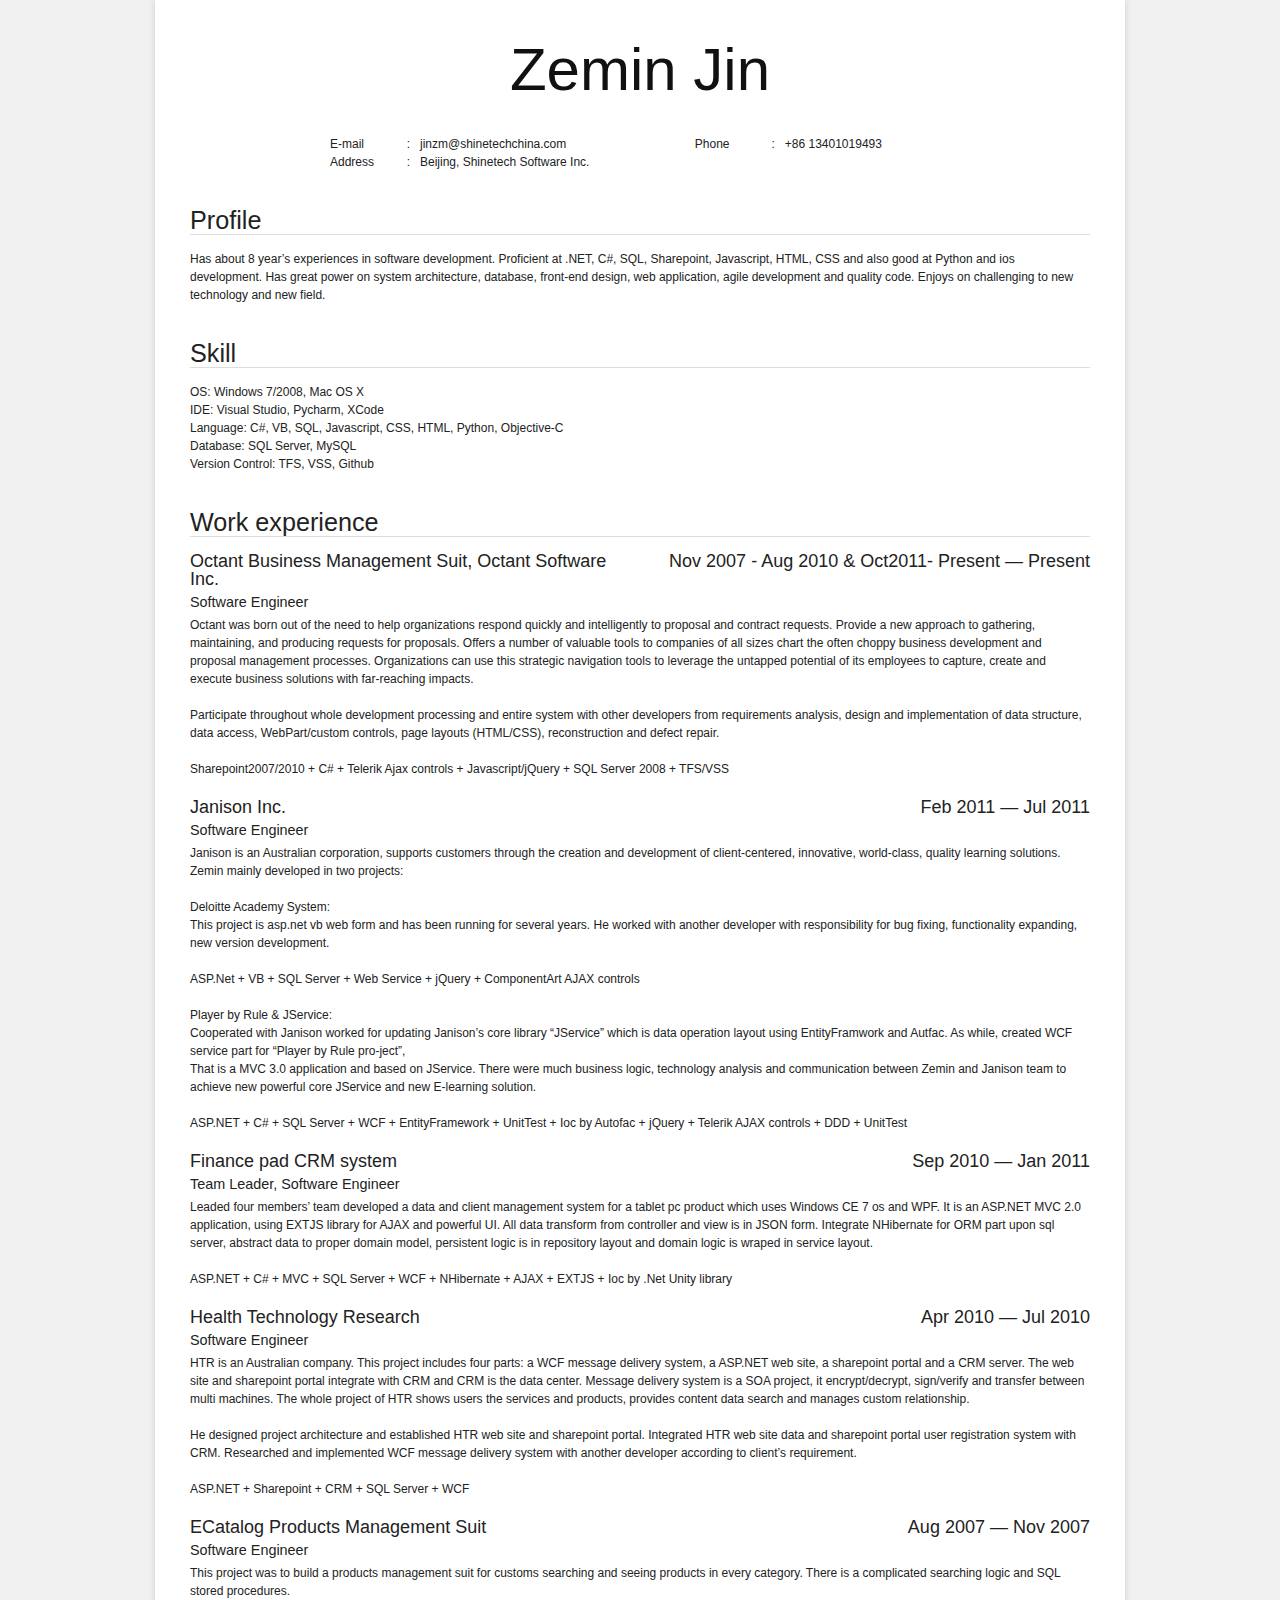
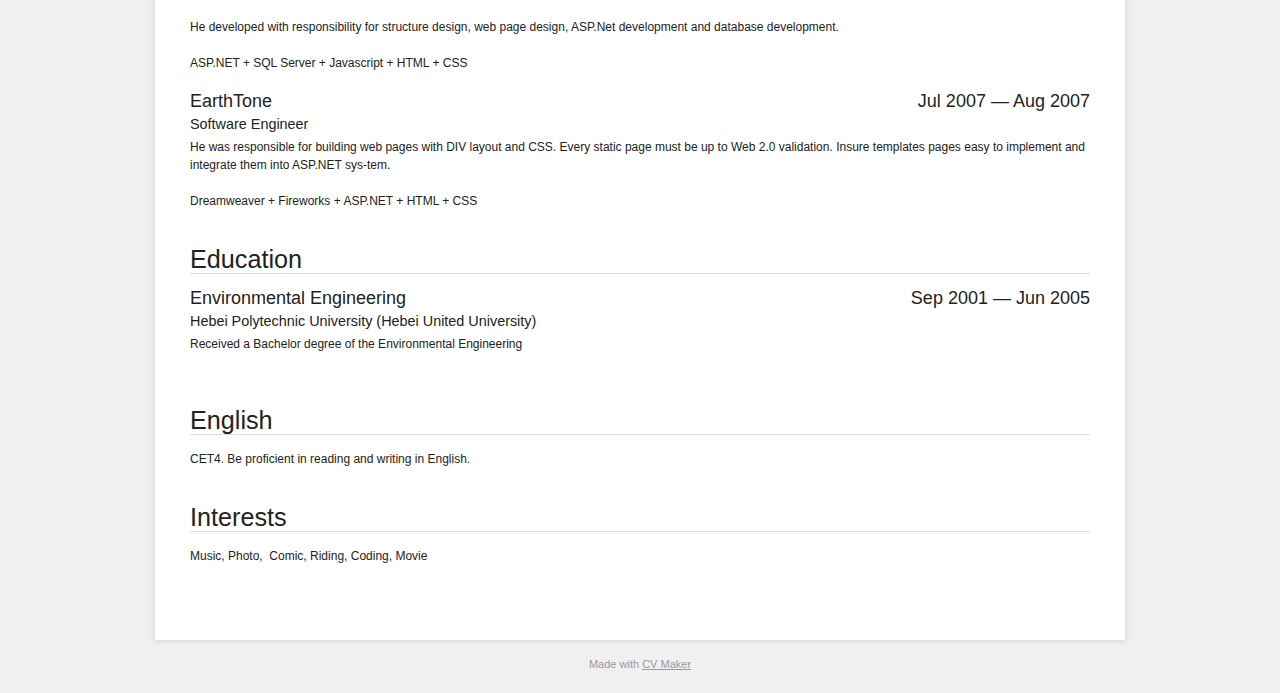
<file: CV.html>
<!DOCTYPE html>
<html>
<head>
	<title>Sample CV</title>
	<meta http-equiv="Content-Type" content="text/html; charset=utf-8" />
	<meta http-equiv="Generator" content="CV Maker - https://cvmkr.com/" />
	<style type="text/css">
		body {
			background: #f0f0f0;
			margin: 0;
			padding: 0;
			
			font-family: 'Helvetica Neue', Helvetica, Arial;
			line-height: 18px;
			font-size: 12px;
			
			color: #222;
		}
		h1, h2, h3, h4 {
			margin: 0 0 15px 0;
			padding: 0;
			font-weight: normal;
		}
		h1 {
			font-size: 500%;
		}
		h2 {
			font-size: 210%;
		}
		h3 {
			font-size: 150%;
		}
		
		p {
			margin: 0 0 10px 0;
		}
		
		/* ________________________________________________________ */
		
		.clear {
			clear: both;
		}

		#main {
			background: #fff;
			width: 900px;
			padding: 35px;
			margin: 0 auto 15px auto;
			overflow: hidden;
			
			box-shadow: 0 0 6px #ccc;
		}
		
		#title {
			margin: 0px 0 30px 0;
			line-height: 70px;
			text-align: center;
			color: #111;
		}
		
		#credit {
			margin-bottom: 20px;
			font-size: 11px;
			color: #999;
			text-align: center;
		}
			#credit a {
				color: #999;
			}
		
		p label {
			float: left;
			width: 80px;
			margin-right: 10px;
		}
			p label span.colon {
				float: right;
			}
		p span.value {
			float: left;
			width: 70%;
			display: block;
		}
		
		.section {
			margin-bottom: 40px;
			padding-bttom: 20px;
		}
		
		.item {
			margin: 0 0 20px 0;
		}

		.basic-info {
			padding: 0px 0 0px 140px;
			
		}
		.basic-info p {
			float: left;
			width: 48%;
			margin: 0 0 0px 0;
		}
		.basic-info p.full {
			width: 100%;
			float: none;
		}
			.basic-info .r {
				float: right;
			}

		/* education _____________________________ */
		
		.section .title {
			border-bottom: 1px solid #ddd;
			padding-bottom: 5px;
		}
		.section span {
			display: block;
		}
		.section h3 span.l, .section span.r {
			width: 49%;
			float: left;
		}
			.section span.r {
				float: right;
				text-align: right;
			}
			.section-education .school,
			.section-work .job_title {
				font-size: 120%;
				display: block;
				margin: 5px 0 5px 0;
			}

		/* ___ photo ___ */
		#photo {
			width: 160px;
			height: 200px;
			overflow: hidden;
			float: left;
			margin-top: 12px;
			border-radius: 4px;
		}
		#photo img {
			width: 100%;
			height: auto;
		}

		.header.photo {
			margin-left: 190px;
		}
		.header.photo #title {
			text-align: left;
		}
		.header.photo .basic-info {
			float: none;
			padding: 0;
		}

		@media screen and (max-width: 950px) {
			body {
				background: #fff;
			}
			#main {
				box-shadow: none;
				padding: 0;
				padding: 5px;
			}
		}
	</style>
</head>
<body>

<div id="main">
	
	<h1 id="title">Zemin Jin</h1>
	<div class="basic-info section">
					<p class="email"><label>E-mail<span class="colon">:</span></label> <span class="value">jinzm@shinetechchina.com</span></p>
		
		
					<p class="phone"><label>Phone<span class="colon">:</span></label> <span class="value">+86 13401019493</span></p>
		
					<p class="address full"><label>Address<span class="colon">:</span></label>
				<span class="value">
					Beijing, Shinetech Software Inc.				</span>
			</p>
				<div class="clear"> </div>
	</div><!-- basic-info //-->

	
		
			<div class="section section-qualifications">
			<h2 class="title">Profile</h2>
			<div class="set">
						<div class="item">
							<span class="info">Has about 8 year’s experiences in software development. Proficient at .NET, C#, SQL, Sharepoint, Javascript, HTML, CSS and also good at Python and ios development. Has great power on system architecture, database, front-end design, web application, agile development and quality code. Enjoys on challenging to new technology and new field.</span>
						</div>
					</div>
		</div>
			<div class="section section-references">
			<h2 class="title">Skill</h2>
			<div class="set">
						<div class="item">
							<span class="info">OS: Windows 7/2008, Mac OS X<br />IDE: Visual Studio, Pycharm, XCode<br />Language: C#, VB, SQL, Javascript, CSS, HTML, Python, Objective-C<br />Database: SQL Server, MySQL<br />Version Control: TFS, VSS, Github<br /></span>
						</div>
					</div>
		</div>
			<div class="section section-work">
			<h2 class="title">Work experience</h2>
			<div class="set">
							<div class="item">
								<h3><span class="company l">Octant Business Management Suit, Octant Software Inc.</span>
						<span class="date r">Nov 2007 - Aug 2010 &amp; Oct2011- Present &mdash; Present</span>
							</h3>
							<span class="clear"> </span>
							<span class="job_title">Software Engineer</span><span class="info">Octant was born out of the need to help organizations respond quickly and intelligently to proposal and contract requests. Provide a new approach to gathering, maintaining, and producing requests for proposals. Offers a number of valuable tools to companies of all sizes chart the often choppy business development and proposal management processes. Organizations can use this strategic navigation tools to leverage the untapped potential of its employees to capture, create and execute business solutions with far-reaching impacts.<br /><br />
Participate throughout whole development processing and entire system with other developers from requirements analysis, design and implementation of data structure, data access, WebPart/custom controls, page layouts (HTML/CSS), reconstruction and defect repair.<br /><br />
Sharepoint2007/2010 + C# + Telerik Ajax controls + Javascript/jQuery + SQL Server 2008 + TFS/VSS<br /></span><span class="clear"> </span>
							</div>
						
							<div class="item">
								<h3><span class="company l">Janison Inc.</span>
						<span class="date r">Feb 2011 &mdash; Jul 2011</span>
							</h3>
							<span class="clear"> </span>
							<span class="job_title">Software Engineer</span><span class="info">Janison is an Australian corporation, supports customers through the creation and development of client-centered, innovative, world-class, quality learning solutions. Zemin mainly developed in two projects: <br /><br />
Deloitte Academy System:<br />This project is asp.net vb web form and has been running for several years. He worked with another developer with responsibility for bug fixing, functionality expanding, new version development. <br /><br />
ASP.Net + VB + SQL Server + Web Service + jQuery + ComponentArt AJAX controls<br /><br />
Player by Rule &amp; JService:<br />Cooperated with Janison worked for updating Janison’s core library “JService” which is data operation layout using EntityFramwork and Autfac. As while, created WCF service part for “Player by Rule pro-ject”,<br />That is a MVC 3.0 application and based on JService. There were much business logic, technology analysis and communication between Zemin and Janison team to achieve new powerful core JService and new E-learning solution.<br /><br />
ASP.NET + C# + SQL Server + WCF + EntityFramework + UnitTest + Ioc by Autofac + jQuery + Telerik AJAX controls + DDD + UnitTest<br /></span><span class="clear"> </span>
							</div>
						
							<div class="item">
								<h3><span class="company l">Finance pad CRM system</span>
						<span class="date r">Sep 2010 &mdash; Jan 2011</span>
							</h3>
							<span class="clear"> </span>
							<span class="job_title">Team Leader, Software Engineer</span><span class="info">Leaded four members’ team developed a data and client management system for a tablet pc product which uses Windows CE 7 os and WPF. It is an ASP.NET MVC 2.0 application, using EXTJS library for AJAX and powerful UI. All data transform from controller and view is in JSON form. Integrate NHibernate for ORM part upon sql server, abstract data to proper domain model, persistent logic is in repository layout and domain logic is wraped in service layout. <br /><br />
ASP.NET + C# + MVC + SQL Server + WCF + NHibernate + AJAX + EXTJS + Ioc by .Net Unity library<br /></span><span class="clear"> </span>
							</div>
						
							<div class="item">
								<h3><span class="company l">Health Technology Research</span>
						<span class="date r">Apr 2010 &mdash; Jul 2010</span>
							</h3>
							<span class="clear"> </span>
							<span class="job_title">Software Engineer</span><span class="info">HTR is an Australian company. This project includes four parts: a WCF message delivery system, a ASP.NET web site, a sharepoint portal and a CRM server. The web site and sharepoint portal integrate with CRM and CRM is the data center. Message delivery system is a SOA project, it encrypt/decrypt, sign/verify and transfer between multi machines. The whole project of HTR shows users the services and products, provides content data search and manages custom relationship.<br /><br />
He designed project architecture and established HTR web site and sharepoint portal. Integrated HTR web site data and sharepoint portal user registration system with CRM. Researched and implemented WCF message delivery system with another developer according to client’s requirement.<br /><br />
ASP.NET + Sharepoint + CRM + SQL Server + WCF<br /></span><span class="clear"> </span>
							</div>
						
							<div class="item">
								<h3><span class="company l">ECatalog Products Management Suit</span>
						<span class="date r">Aug 2007 &mdash; Nov 2007</span>
							</h3>
							<span class="clear"> </span>
							<span class="job_title">Software Engineer</span><span class="info">This project was to build a products management suit for customs searching and seeing products in every category. There is a complicated searching logic and SQL stored procedures. <br /><br />
He developed with responsibility for structure design, web page design, ASP.Net development and database development.<br /><br />
ASP.NET + SQL Server + Javascript + HTML + CSS<br /></span><span class="clear"> </span>
							</div>
						
							<div class="item">
								<h3><span class="company l">EarthTone</span>
						<span class="date r">Jul 2007 &mdash; Aug 2007</span>
							</h3>
							<span class="clear"> </span>
							<span class="job_title">Software Engineer</span><span class="info">He was responsible for building web pages with DIV layout and CSS. Every static page must be up to Web 2.0 validation. Insure templates pages easy to implement and integrate them into ASP.NET sys-tem.<br /><br />
Dreamweaver + Fireworks + ASP.NET + HTML + CSS<br /></span><span class="clear"> </span>
							</div>
						</div>
		</div>
			<div class="section section-education">
			<h2 class="title">Education</h2>
			<div class="set">
						<div class="item">
							<h3><span class="course l">Environmental Engineering</span>
						<span class="date r">Sep 2001 &mdash; Jun 2005</span>
							</h3>
							<span class="clear"> </span>
							<span class="school">Hebei Polytechnic University (Hebei United University)</span><span class="info">Received a Bachelor degree of the Environmental Engineering<br /><br /></span><span class="clear"> </span>
						</div>
						</div>
		</div>
			<div class="section section-1371882874025">
			<h2 class="title">English</h2>
			<div class="set">
						<div class="item">
							<span class="info">CET4. Be proficient in reading and writing in English.</span>
						</div>
					</div>
		</div>
			<div class="section section-interests">
			<h2 class="title">Interests</h2>
			<div class="set">
						<div class="item">
							<span class="info">Music, Photo,  Comic, Riding, Coding, Movie</span>
						</div>
					</div>
		</div>
		
</div>
	<div id="credit">Made with <a href="https://cvmkr.com/">CV Maker</a></div>

</body>
</html>
</file>
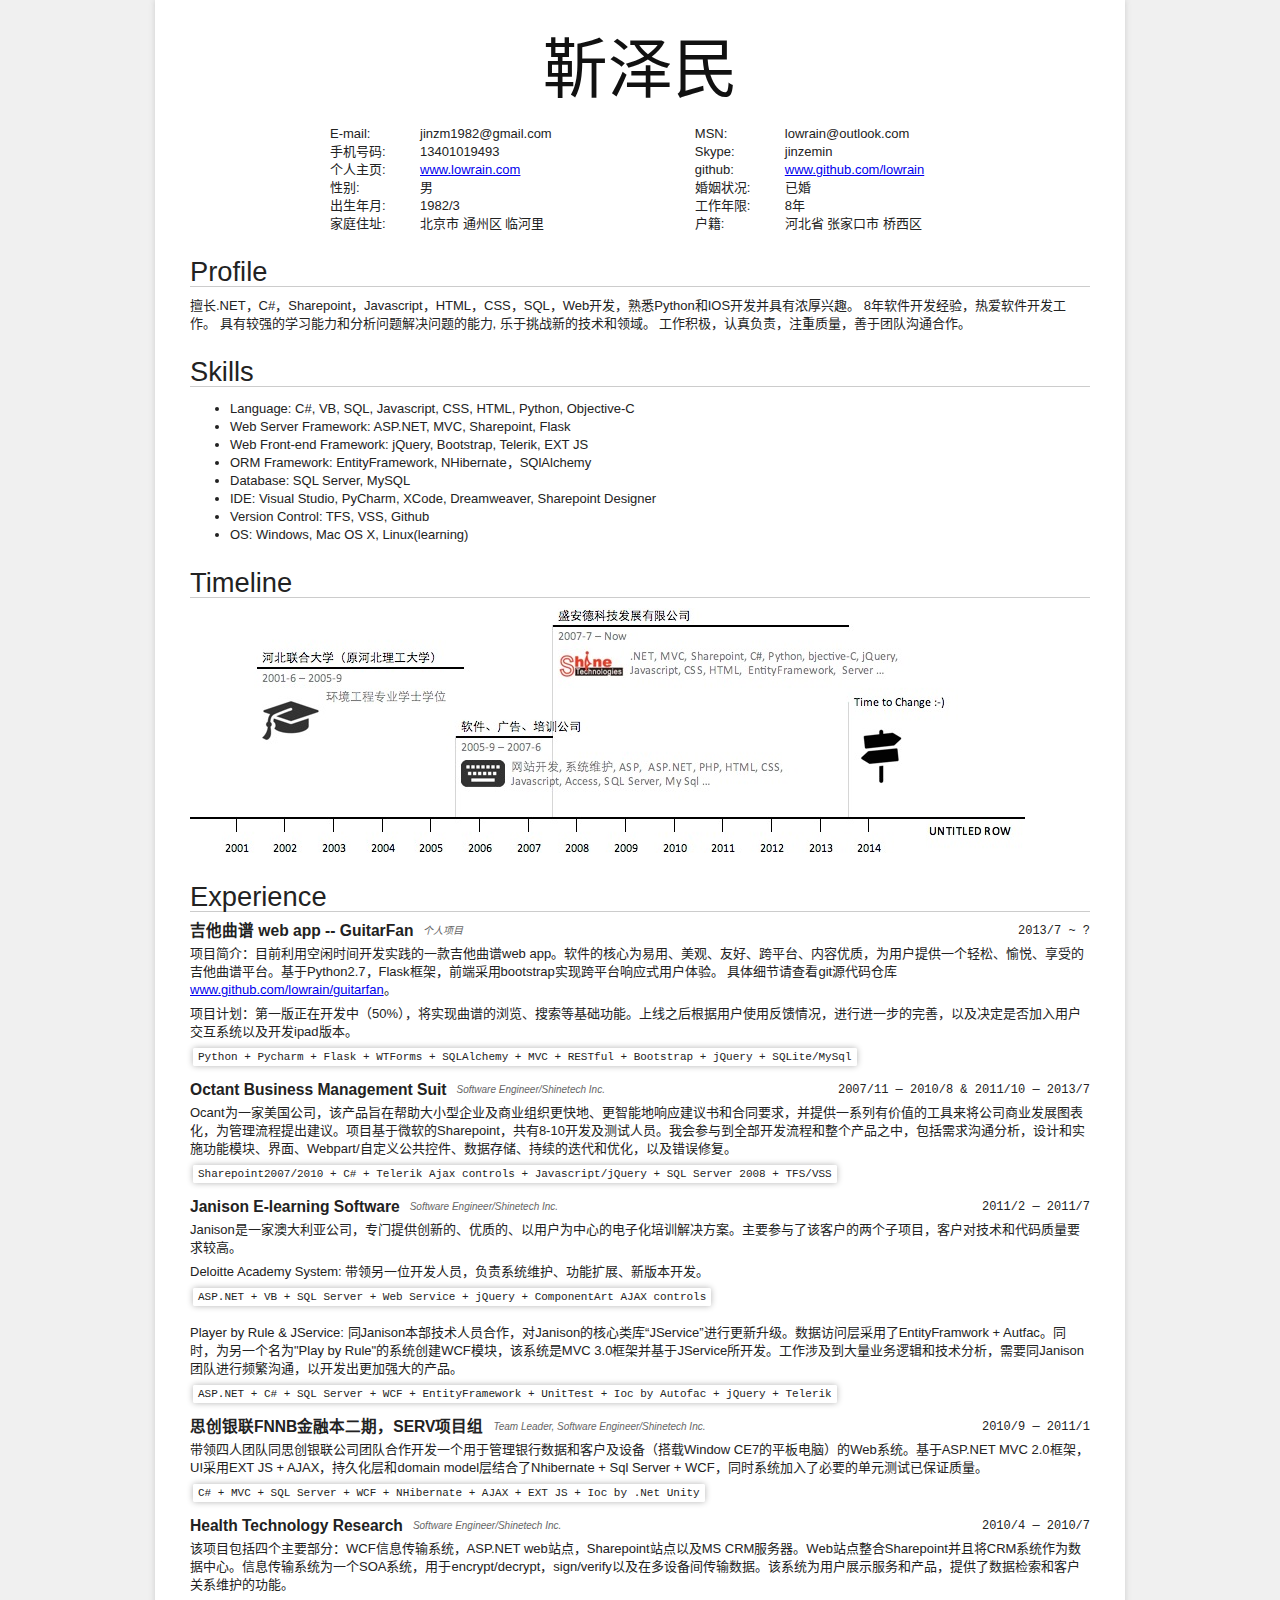
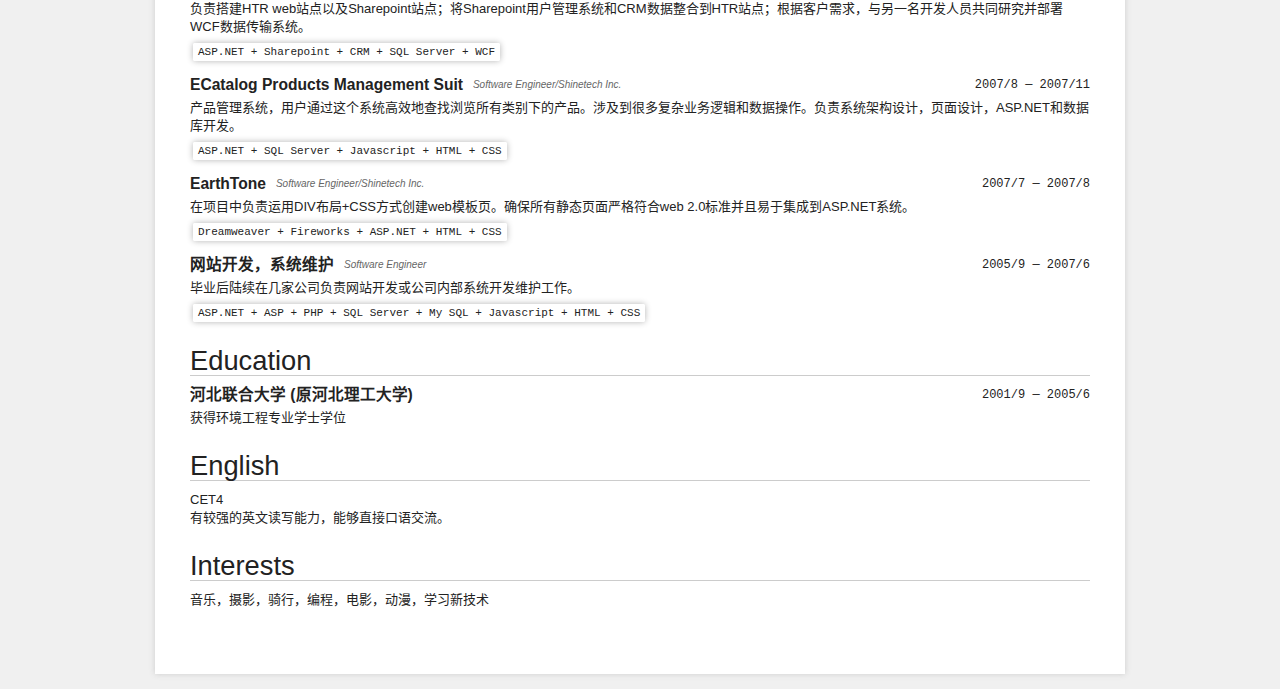
<file: cv_cn.html>
<!DOCTYPE html>
<html>
<head>
    <meta http-equiv="Content-Type" content="text/html; charset=UTF-8" />
    <meta http-equiv="Content-Language" content="zh-CN" />
    <meta name="description" content="靳泽民, Jin Zemin, Zemin Jin, resume, CV, 简历">
    <meta name="keywords" content="靳泽民, Jin Zemin, Zemin Jin, resume, CV, 靳泽民，简历">
    <meta name="robots" content="all">
    <title>简历 - 靳泽民</title>
    <link href="stylesheets/cvstyle.css" rel="stylesheet" type="text/css" />
    <style type="text/css">
        body {
            font-family: Helvetica, SimHei, “黑体”;
            font-size: 13px;
        }
        @media print{
            body {
                font-size: 14px;
            }
        }
    </style>
</head>
<body>
<!--[if lte IE 7]>
<script src="http://html5shim.googlecode.com/svn/trunk/html5.js"></script>
<script src="javascripts/letskillie6.zh_CN.pack.js"></script>
<![endif]-->

<div id="main">
<h1 id="title">靳泽民</h1>
<div class="basic-info section">
    <p class="email"><label>E-mail:</label> <span class="value">jinzm1982@gmail.com</span></p>
    <p class="msn"><label>MSN:</label> <span class="value">lowrain@outlook.com</span></p>
    <p class="phone"><label>手机号码:</label> <span class="value">13401019493</span></p>
    <p class="skype"><label>Skype:</label> <span class="value">jinzemin</span></p>
    <p class="blog"><label>个人主页:</label> <span class="value"><a href="http://www.lowrain.com" target="_blank">www.lowrain.com</a></span></p>
    <p class="msn"><label>github:</label> <span class="value"><a href="https://github.com/lowrain" target="_blank">www.github.com/lowrain</a></span></p>
    <p class="gender"><label>性别:</label> <span class="value">男</span>
    <p class="marital"><label>婚姻状况:</label> <span class="value">已婚</span>
    <p class="birth"><label>出生年月:</label> <span class="value">1982/3</span>
    <p class="experience"><label>工作年限:</label> <span class="value">8年</span>
    <p class="address"><label>家庭住址:</label> <span class="value">北京市 通州区 临河里</span></p>
    <p class="census"><label>户籍:</label> <span class="value">河北省 张家口市 桥西区</span></p>
    <div class="clear"> </div>
</div>

<!-- basic-info //-->
<div class="section section-profile">
    <h2 class="title">Profile</h2>
    <div class="set">
        <div class="item">
                <span class="info">
                    擅长.NET，C#，Sharepoint，Javascript，HTML，CSS，SQL，Web开发，熟悉Python和IOS开发并具有浓厚兴趣。
                    8年软件开发经验，热爱软件开发工作。
                    具有较强的学习能力和分析问题解决问题的能力, 乐于挑战新的技术和领域。
                    工作积极，认真负责，注重质量，善于团队沟通合作。
                </span>
        </div>
    </div>
</div>

<div class="section section-skill">
    <h2 class="title">Skills</h2>
    <div class="set">
        <div class="item">
                <span class="info">
                    <ul>
                        <li>Language: C#, VB, SQL, Javascript, CSS, HTML, Python, Objective-C</li>
                        <li>Web Server Framework: ASP.NET, MVC, Sharepoint, Flask</li>
                        <li>Web Front-end Framework: jQuery, Bootstrap, Telerik, EXT JS</li>
                        <li>ORM Framework: EntityFramework, NHibernate，SQlAlchemy</li>
                        <li>Database: SQL Server, MySQL</li>
                        <li>IDE: Visual Studio, PyCharm, XCode, Dreamweaver, Sharepoint Designer</li>
                        <li>Version Control: TFS, VSS, Github</li>
                        <li>OS: Windows, Mac OS X, Linux(learning)
                    </ul>
                </span>
        </div>
    </div>
</div>

<div class="section section-timeline">
    <h2 class="title">Timeline</h2>
    <div class="set">
        <!--<div class="item">
            &lt;!&ndash;<h3>
                <span class="company l">盛安德科技发展有限公司/Shinetech Inc.</span>
                <span class="date r">2007/7 &mdash; Now</span>
            </h3>
            <span class="clear"> </span>&ndash;&gt;
        </div>

        <div class="item">
            <h3>
                <span class="company l">广告、培训、软件公司</span>
                <span class="date r">2005/9 &mdash; 2007/6</span>
            </h3>
            <span class="clear"> </span>
        </div>-->
        <img src="images/timeline_cn.png" />
    </div>
</div>

<div class="section section-work">
    <h2 class="title">Experience</h2>
    <div class="set">
        <div class="item">
            <h3>
                <span class="project l">吉他曲谱 web app -- GuitarFan</span>
                <span class="job_title l">个人项目</span>
                <span class="date r">2013/7 ~ ?</span>
            </h3>
            <span class="clear"> </span>
                <span class="info">
                    <p>项目简介：目前利用空闲时间开发实践的一款吉他曲谱web app。软件的核心为易用、美观、友好、跨平台、内容优质，为用户提供一个轻松、愉悦、享受的吉他曲谱平台。基于Python2.7，Flask框架，前端采用bootstrap实现跨平台响应式用户体验。
                        具体细节请查看git源代码仓库 <a href="https://github.com/lowrain/guitarfan" target="_blank">www.github.com/lowrain/guitarfan</a>。</p>
                    <p>项目计划：第一版正在开发中（50%），将实现曲谱的浏览、搜索等基础功能。上线之后根据用户使用反馈情况，进行进一步的完善，以及决定是否加入用户交互系统以及开发ipad版本。</p>
                    <code>Python + Pycharm + Flask + WTForms + SQLAlchemy + MVC + RESTful + Bootstrap + jQuery + SQLite/MySql</code>
                </span>
            <span class="clear"> </span>
        </div>

        <div class="item">
            <h3>
                <span class="project l">Octant Business Management Suit</span>
                <span class="job_title l">Software Engineer/Shinetech Inc.</span>
                <span class="date r">2007/11 &mdash; 2010/8 &amp; 2011/10 &mdash; 2013/7</span>
            </h3>
            <span class="clear"> </span>
                <span class="info">
                    <P>Ocant为一家美国公司，该产品旨在帮助大小型企业及商业组织更快地、更智能地响应建议书和合同要求，并提供一系列有价值的工具来将公司商业发展图表化，为管理流程提出建议。项目基于微软的Sharepoint，共有8-10开发及测试人员。我会参与到全部开发流程和整个产品之中，包括需求沟通分析，设计和实施功能模块、界面、Webpart/自定义公共控件、数据存储、持续的迭代和优化，以及错误修复。</p>
                    <code>Sharepoint2007/2010 + C# + Telerik Ajax controls + Javascript/jQuery + SQL Server 2008 + TFS/VSS</code>
                </span>
            <span class="clear"> </span>
        </div>

        <div class="item">
            <h3>
                <span class="project l">Janison E-learning Software</span>
                <span class="job_title l">Software Engineer/Shinetech Inc.</span>
                <span class="date r">2011/2 &mdash; 2011/7</span>
            </h3>
            <span class="clear"> </span>
                <span class="info">
                    <p>Janison是一家澳大利亚公司，专门提供创新的、优质的、以用户为中心的电子化培训解决方案。主要参与了该客户的两个子项目，客户对技术和代码质量要求较高。</p>
                    <p>Deloitte Academy System: 带领另一位开发人员，负责系统维护、功能扩展、新版本开发。</p>
                    <code>ASP.NET + VB + SQL Server + Web Service + jQuery + ComponentArt AJAX controls</code><br /><br />
                    <p>Player by Rule &amp; JService: 同Janison本部技术人员合作，对Janison的核心类库“JService”进行更新升级。数据访问层采用了EntityFramwork + Autfac。同时，为另一个名为"Play by Rule"的系统创建WCF模块，该系统是MVC 3.0框架并基于JService所开发。工作涉及到大量业务逻辑和技术分析，需要同Janison团队进行频繁沟通，以开发出更加强大的产品。</p>
                    <code>ASP.NET + C# + SQL Server + WCF + EntityFramework + UnitTest + Ioc by Autofac + jQuery + Telerik</code>
                </span>
            <span class="clear"> </span>
        </div>

        <div class="item">
            <h3>
                <span class="project l">思创银联FNNB金融本二期，SERV项目组</span>
                <span class="job_title l">Team Leader, Software Engineer/Shinetech Inc.</span>
                <span class="date r">2010/9 &mdash; 2011/1</span>
            </h3>
            <span class="clear"> </span>
                <span class="info">
                    <p>带领四人团队同思创银联公司团队合作开发一个用于管理银行数据和客户及设备（搭载Window CE7的平板电脑）的Web系统。基于ASP.NET MVC 2.0框架，UI采用EXT JS + AJAX，持久化层和domain model层结合了Nhibernate + Sql Server + WCF，同时系统加入了必要的单元测试已保证质量。</p>
                    <code>C# + MVC + SQL Server + WCF + NHibernate + AJAX + EXT JS + Ioc by .Net Unity</code>
                </span>
            <span class="clear"> </span>
        </div>

        <div class="item">
            <h3>
                <span class="project l">Health Technology Research</span>
                <span class="job_title l">Software Engineer/Shinetech Inc.</span>
                <span class="date r">2010/4 &mdash; 2010/7</span>
            </h3>
            <span class="clear"> </span>
                <span class="info">
                    <p>该项目包括四个主要部分：WCF信息传输系统，ASP.NET web站点，Sharepoint站点以及MS CRM服务器。Web站点整合Sharepoint并且将CRM系统作为数据中心。信息传输系统为一个SOA系统，用于encrypt/decrypt，sign/verify以及在多设备间传输数据。该系统为用户展示服务和产品，提供了数据检索和客户关系维护的功能。</P>
                    <p>负责搭建HTR web站点以及Sharepoint站点；将Sharepoint用户管理系统和CRM数据整合到HTR站点；根据客户需求，与另一名开发人员共同研究并部署WCF数据传输系统。</P>
                    <code>ASP.NET + Sharepoint + CRM + SQL Server + WCF</code>
                </span>
            <span class="clear"> </span>
        </div>

        <div class="item">
            <h3>
                <span class="project l">ECatalog Products Management Suit</span>
                <span class="job_title l">Software Engineer/Shinetech Inc.</span>
                <span class="date r">2007/8 &mdash; 2007/11</span>
            </h3>
            <span class="clear"> </span>
                <span class="info">
                    <p>产品管理系统，用户通过这个系统高效地查找浏览所有类别下的产品。涉及到很多复杂业务逻辑和数据操作。负责系统架构设计，页面设计，ASP.NET和数据库开发。</p>
                    <code>ASP.NET + SQL Server + Javascript + HTML + CSS</code>
                </span>
            <span class="clear"> </span>
        </div>

        <div class="item">
            <h3>
                <span class="project l">EarthTone</span>
                <span class="job_title l">Software Engineer/Shinetech Inc.</span>
                <span class="date r">2007/7 &mdash; 2007/8</span>
            </h3>
            <span class="clear"> </span>
                <span class="info">
                    <p>在项目中负责运用DIV布局+CSS方式创建web模板页。确保所有静态页面严格符合web 2.0标准并且易于集成到ASP.NET系统。</P>
                    <code>Dreamweaver + Fireworks + ASP.NET + HTML + CSS</code>
                </span>
            <span class="clear"> </span>
        </div>

        <div class="item">
            <h3>
                <span class="company l">网站开发，系统维护</span>
                <span class="job_title l">Software Engineer</span>
                <span class="date r">2005/9 &mdash; 2007/6</span>
            </h3>
            <span class="clear"> </span>
                <span class="info">
                    <p>毕业后陆续在几家公司负责网站开发或公司内部系统开发维护工作。</p>
                    <code>ASP.NET + ASP + PHP + SQL Server + My SQL + Javascript + HTML + CSS</code>
                </span>
            <span class="clear"> </span>
        </div>
    </div>
</div>

<div class="section section-education">
    <h2 class="title">Education</h2>
    <div class="set">
        <div class="item">
            <h3>
                <span class="school l">河北联合大学 (原河北理工大学)</span>
                <span class="date r">2001/9 &mdash; 2005/6</span>
            </h3>
            <span class="clear"> </span>
            <span class="info">获得环境工程专业学士学位</span>
            <span class="clear"> </span>
        </div>
    </div>
</div>

<div class="section section-english">
    <h2 class="title">English</h2>
    <div class="set">
        <div class="item">
            <span class="info">CET4<br />有较强的英文读写能力，能够直接口语交流。</span>
        </div>
    </div>
</div>

<div class="section section-interests">
    <h2 class="title">Interests</h2>
    <div class="set">
        <div class="item">
            <span class="info">音乐，摄影，骑行，编程，电影，动漫，学习新技术</span>
        </div>
    </div>
</div>
</div>
</body>
</html>
</file>
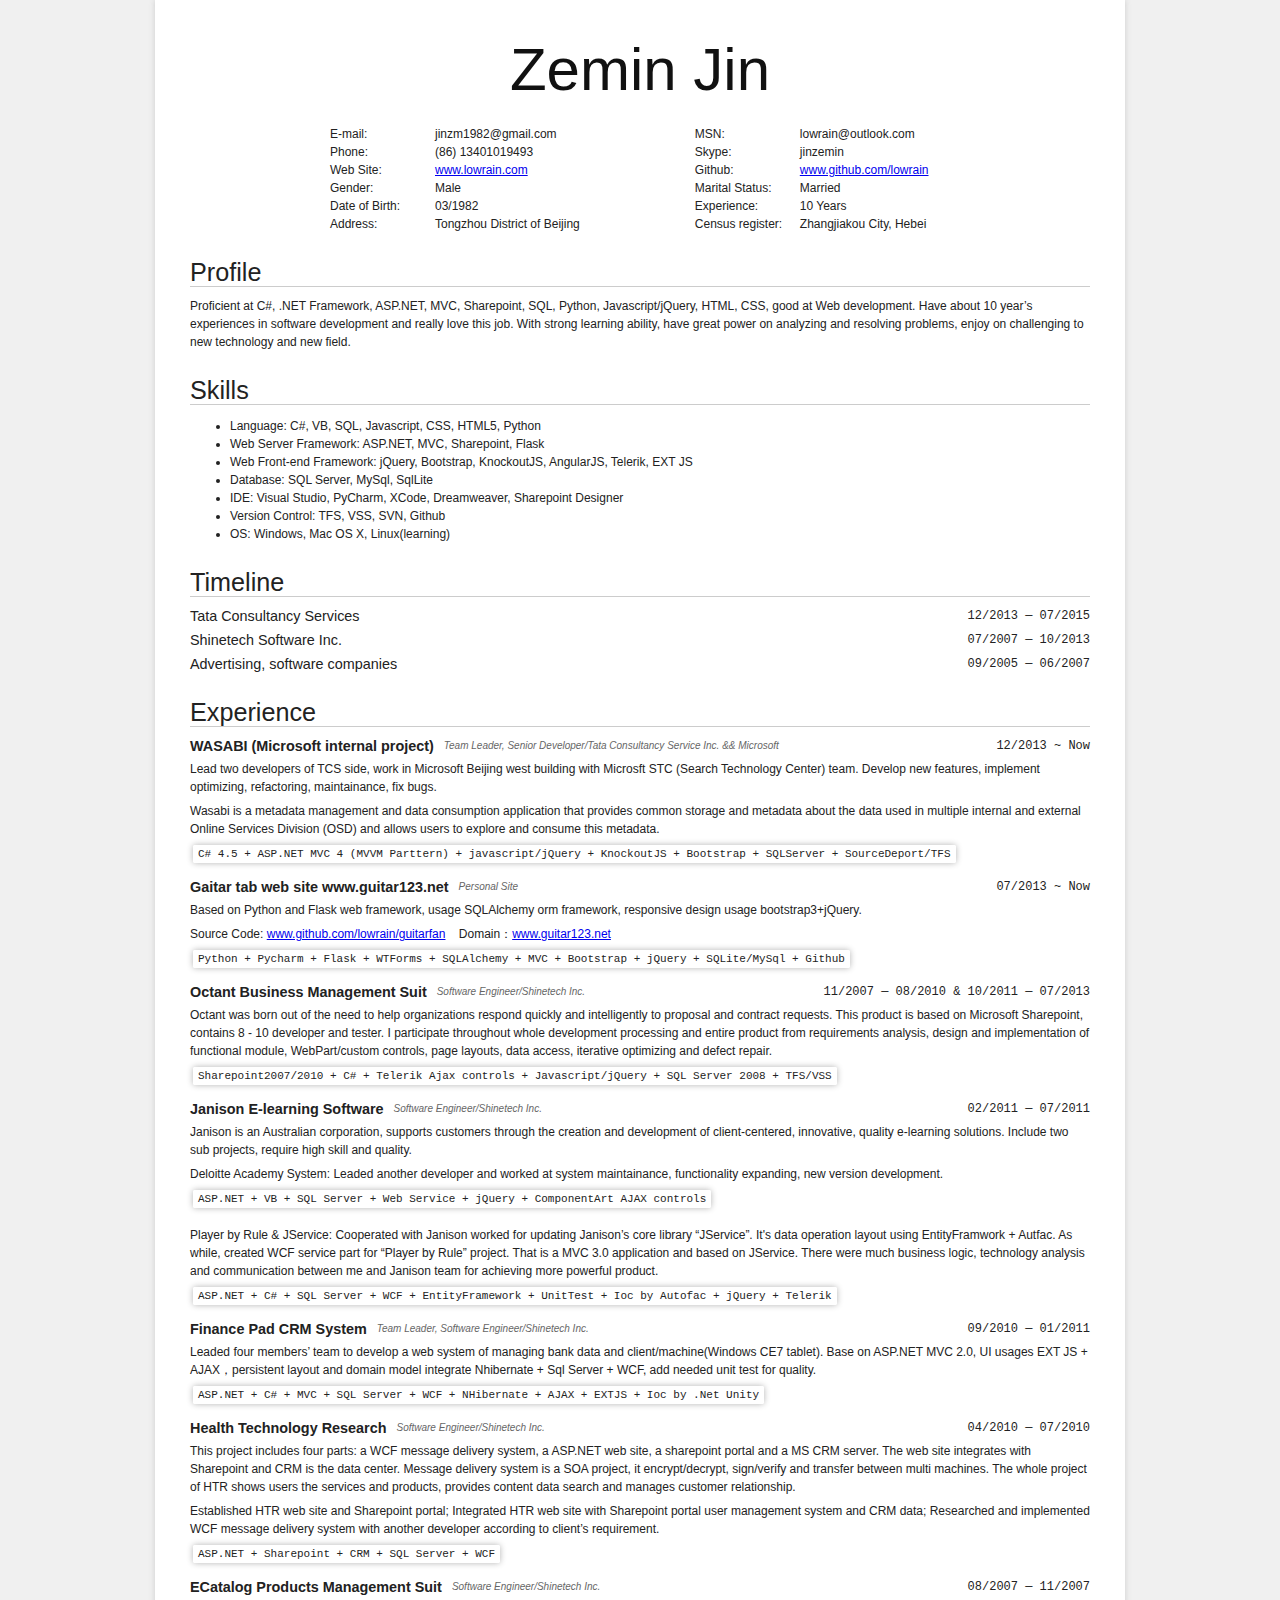
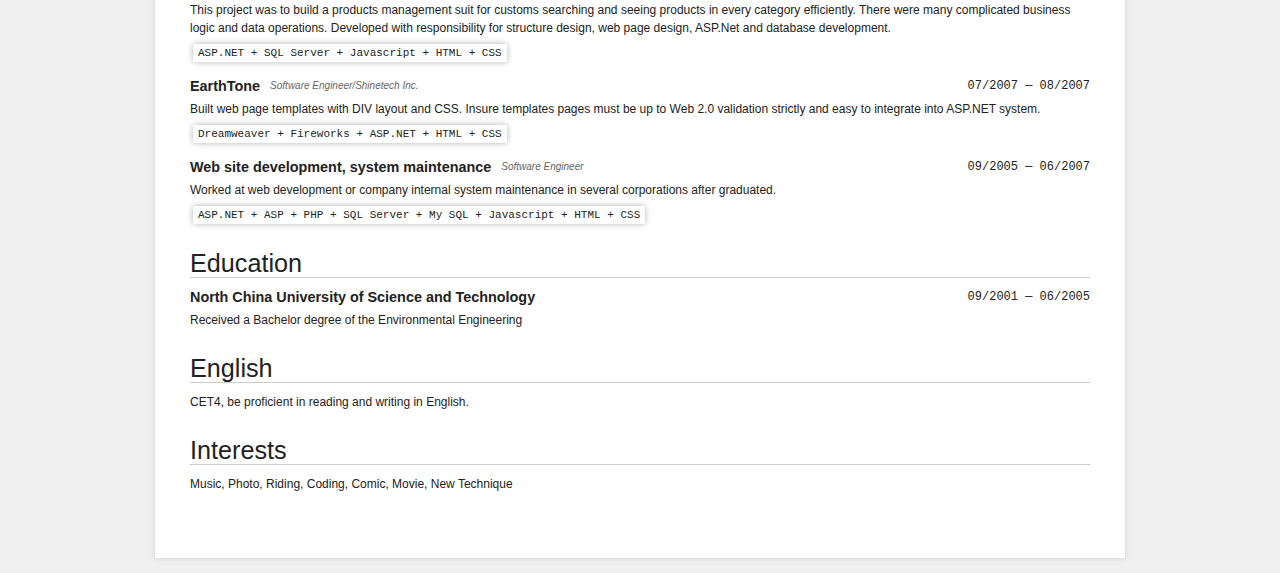
<file: cv_en.html>
<!DOCTYPE html>
<html>
<head>
    <title>CV - Zemin Jin 靳泽民</title>
    <meta http-equiv="Content-Type" content="text/html; charset=utf-8" />
    <meta name="description" content="靳泽民, Jin Zemin, Zemin Jin, resume, CV, 简历">
    <meta name="keywords" content="靳泽民, Jin Zemin, Zemin Jin, resume, CV, 简历">
    <meta name="robots" content="all">
    <link href="stylesheets/cvstyle.css" rel="stylesheet" type="text/css" />
    <style type="text/css">
        p label {
            width: 95px;
        }
    </style>
</head>
<body>
<!--[if lte IE 7]>
<script src="http://html5shim.googlecode.com/svn/trunk/html5.js"></script>
<script src="javascripts/letskillie6.pack.js"></script>
<![endif]-->

    <div id="main">
        <h1 id="title">Zemin Jin</h1>
        <div class="basic-info section">
            <p class="email"><label>E-mail:</label> <span class="value">jinzm1982@gmail.com</span></p>
            <p class="msn"><label>MSN:</label> <span class="value">lowrain@outlook.com</span></p>
            <p class="phone"><label>Phone:</label> <span class="value">(86) 13401019493</span></p>
            <p class="skype"><label>Skype:</label> <span class="value">jinzemin</span></p>
            <p class="blog"><label>Web Site:</label> <span class="value"><a href="http://www.lowrain.com/" target="_blank">www.lowrain.com</a></span></p>
            <p class="msn"><label>Github:</label> <span class="value"><a href="https://github.com/lowrain" target="_blank">www.github.com/lowrain</a></span></p>
            <p class="gender"><label>Gender:</label> <span class="value">Male</span>
            </p><p class="marital"><label>Marital Status:</label> <span class="value">Married</span>
            </p><p class="birth"><label>Date of Birth:</label> <span class="value">03/1982</span>
            </p><p class="experience"><label>Experience:</label> <span class="value">10 Years</span>
            </p><p class="address"><label>Address:</label> <span class="value">Tongzhou District of Beijing</span></p>
            <p class="census"><label>Census register:</label> <span class="value">Zhangjiakou City, Hebei</span></p>
            <div class="clear"> </div>
        </div>

        <!-- basic-info //-->
        <div class="section section-profile">
            <h2 class="title">Profile</h2>
            <div class="set">
                <div class="item">
                        <span class="info">Proficient at C#, .NET Framework, ASP.NET, MVC, Sharepoint, SQL, Python, Javascript/jQuery, HTML, CSS, good at Web development.
                            Have about 10 year’s experiences in software development and really love this job.
                            With strong learning ability, have great power on analyzing and resolving problems, enjoy on challenging to new technology and new field.
                        </span>
                </div>
            </div>
        </div>

        <div class="section section-skill">
            <h2 class="title">Skills</h2>
            <div class="set">
                <div class="item">
                        <span class="info">
                            <ul>
                                <li>Language: C#, VB, SQL, Javascript, CSS, HTML5, Python</li>
                                <li>Web Server Framework: ASP.NET, MVC, Sharepoint, Flask</li>
                                <li>Web Front-end Framework: jQuery, Bootstrap, KnockoutJS, AngularJS, Telerik, EXT JS</li>
                                <li>Database: SQL Server, MySql, SqlLite</li>
                                <li>IDE: Visual Studio, PyCharm, XCode, Dreamweaver, Sharepoint Designer</li>
                                <li>Version Control: TFS, VSS, SVN, Github</li>
                                <li>OS: Windows, Mac OS X, Linux(learning)
                            </li></ul>
                        </span>
                </div>
            </div>
        </div>

        <div class="section section-timeline">
            <h2 class="title">Timeline</h2>
            <div class="set">
                <div class="item">
                    <h3>
                        <span class="company l">Tata Consultancy Services</span>
                        <span class="date r">12/2013 &mdash; 07/2015</span>
                    </h3>
                    <span class="clear"> </span>
                </div>

                <div class="item">
                    <h3>
                        <span class="company l">Shinetech Software Inc.</span>
                        <span class="date r">07/2007 &mdash; 10/2013</span>
                    </h3>
                    <span class="clear"> </span>
                </div>

                <div class="item">
                    <h3>
                        <span class="company l">Advertising, software companies</span>
                        <span class="date r">09/2005 &mdash; 06/2007</span>
                    </h3>
                    <span class="clear"> </span>
                </div>
            </div>
        </div>

        <div class="section section-work">
            <h2 class="title">Experience</h2>
            <div class="set">
                <div class="item">
                    <h3>
                        <span class="project l">WASABI (Microsoft internal project)</span>
                        <span class="job_title l">Team Leader, Senior Developer/Tata Consultancy Service Inc. && Microsoft</span>
                        <span class="date r">12/2013 ~ Now</span>
                    </h3>
                    <span class="clear"> </span>
                        <span class="info">
                            <p>Lead two developers of TCS side, work in Microsoft Beijing west building with Microsft STC (Search Technology Center) team. Develop new features, implement optimizing, refactoring, maintainance, fix bugs.</p>
                            <p>Wasabi is a metadata management and data consumption application that provides common storage and metadata about the data used in multiple internal and external Online Services Division (OSD) and allows users to explore and consume this metadata.</p>
                            <code>C# 4.5 + ASP.NET MVC 4 (MVVM Parttern) + javascript/jQuery + KnockoutJS + Bootstrap + SQLServer + SourceDeport/TFS</code>
                        </span>
                    <span class="clear"> </span>
                </div>

                <div class="item">
                    <h3>
                        <span class="project l">Gaitar tab web site www.guitar123.net</span>
                        <span class="job_title l">Personal Site</span>
                        <span class="date r">07/2013 ~ Now</span>
                    </h3>
                    <span class="clear"> </span>
                        <span class="info">
                            <p>Based on Python and Flask web framework, usage SQLAlchemy orm framework, responsive design usage bootstrap3+jQuery.</p>
                            <p>Source Code: <a href="https://github.com/lowrain/guitarfan" target="_blank">www.github.com/lowrain/guitarfan</a>&nbsp;&nbsp;&nbsp;&nbsp;Domain：<a href="http://www.guitar123.net/" target="_blank">www.guitar123.net</a></p>
                            <code>Python + Pycharm + Flask + WTForms + SQLAlchemy + MVC + Bootstrap + jQuery + SQLite/MySql + Github</code>
                        </span>
                    <span class="clear"> </span>
                </div>

                <div class="item">
                    <h3>
                        <span class="project l">Octant Business Management Suit</span>
                        <span class="job_title l">Software Engineer/Shinetech Inc.</span>
                        <span class="date r">11/2007 — 08/2010 &amp; 10/2011 — 07/2013</span>
                    </h3>
                    <span class="clear"> </span>
                    <span class="info">
                        <p>Octant was born out of the need to help organizations respond quickly and intelligently to proposal and contract requests. This product is based on Microsoft Sharepoint, contains 8 - 10 developer and tester. I participate throughout whole development processing and entire product from requirements analysis, design and implementation of functional module, WebPart/custom controls, page layouts, data access, iterative optimizing and defect repair.</p>
                        <code>Sharepoint2007/2010 + C# + Telerik Ajax controls + Javascript/jQuery + SQL Server 2008 + TFS/VSS</code>
                    </span>
                    <span class="clear"> </span>
                </div>

                <div class="item">
                    <h3>
                        <span class="project l">Janison E-learning Software</span>
                        <span class="job_title l">Software Engineer/Shinetech Inc.</span>
                        <span class="date r">02/2011 — 07/2011</span>
                    </h3>
                    <span class="clear"> </span>
                    <span class="info">
                        <p>Janison is an Australian corporation, supports customers through the creation and development of client-centered, innovative, quality e-learning solutions. Include two sub projects, require high skill and quality.</p>
                        <p>Deloitte Academy System: Leaded another developer and worked at system maintainance, functionality expanding, new version development.&nbsp;</p>
                        <code>ASP.NET + VB + SQL Server + Web Service + jQuery + ComponentArt AJAX controls</code><br><br>
                        <p>Player by Rule &amp; JService: Cooperated with Janison worked for updating Janison’s core library “JService”. It's data operation layout using EntityFramwork + Autfac. As while, created WCF service part for “Player by Rule” project. That is a MVC 3.0 application and based on JService. There were much business logic, technology analysis and communication between me and Janison team for achieving more powerful product.</p>
                        <code>ASP.NET + C# + SQL Server + WCF + EntityFramework + UnitTest + Ioc by Autofac + jQuery + Telerik</code>
                    </span>
                    <span class="clear"> </span>
                </div>

                <div class="item">
                    <h3>
                        <span class="project l">Finance Pad CRM System</span>
                        <span class="job_title l">Team Leader, Software Engineer/Shinetech Inc.</span>
                        <span class="date r">09/2010 — 01/2011</span>
                    </h3>
                    <span class="clear"> </span>
                    <span class="info">
                        <p>Leaded four members’ team to develop a web system of managing bank data and client/machine(Windows CE7 tablet). Base on ASP.NET MVC 2.0, UI usages EXT JS + AJAX，persistent layout and domain model integrate Nhibernate + Sql Server + WCF, add needed unit test for quality.</p>
                        <code>ASP.NET + C# + MVC + SQL Server + WCF + NHibernate + AJAX + EXTJS + Ioc by .Net Unity</code>
                    </span>
                    <span class="clear"> </span>
                </div>

                <div class="item">
                    <h3>
                        <span class="project l">Health Technology Research</span>
                        <span class="job_title l">Software Engineer/Shinetech Inc.</span>
                        <span class="date r">04/2010 — 07/2010</span>
                    </h3>
                    <span class="clear"> </span>
                    <span class="info">
                        <p>This project includes four parts: a WCF message delivery system, a ASP.NET web site, a sharepoint portal and a MS CRM server. The web site integrates with Sharepoint and CRM is the data center. Message delivery system is a SOA project, it encrypt/decrypt, sign/verify and transfer between multi machines. The whole project of HTR shows users the services and products, provides content data search and manages customer relationship.</p>
                        <p>Established HTR web site and Sharepoint portal; Integrated HTR web site with Sharepoint portal user management system and CRM data; Researched and implemented WCF message delivery system with another developer according to client’s requirement.</p>
                        <code>ASP.NET + Sharepoint + CRM + SQL Server + WCF</code>
                    </span>
                    <span class="clear"> </span>
                </div>

                <div class="item">
                    <h3>
                        <span class="project l">ECatalog Products Management Suit</span>
                        <span class="job_title l">Software Engineer/Shinetech Inc.</span>
                        <span class="date r">08/2007 — 11/2007</span>
                    </h3>
                    <span class="clear"> </span>
                    <span class="info">
                        <p>This project was to build a products management suit for customs searching and seeing products in every category efficiently. There were many complicated business logic and data operations. Developed with responsibility for structure design, web page design, ASP.Net and database development.</p>
                        <code>ASP.NET + SQL Server + Javascript + HTML + CSS</code>
                    </span>
                    <span class="clear"> </span>
                </div>

                <div class="item">
                    <h3>
                        <span class="project l">EarthTone</span>
                        <span class="job_title l">Software Engineer/Shinetech Inc.</span>
                        <span class="date r">07/2007 — 08/2007</span>
                    </h3>
                    <span class="clear"> </span>
                    <span class="info">
                        <p>Built web page templates with DIV layout and CSS. Insure templates pages must be up to Web 2.0 validation strictly and easy to integrate into ASP.NET system.</p>
                        <code>Dreamweaver + Fireworks + ASP.NET + HTML + CSS</code>
                    </span>
                    <span class="clear"> </span>
                </div>

                <div class="item">
                    <h3>
                        <span class="project l">Web site development, system maintenance</span>
                        <span class="job_title l">Software Engineer</span>
                        <span class="date r">09/2005 — 06/2007</span>
                    </h3>
                    <span class="clear"> </span>
                        <span class="info">
                            <p>Worked at web development or company internal system maintenance in several corporations after graduated.</p>
                            <code>ASP.NET + ASP + PHP + SQL Server + My SQL + Javascript + HTML + CSS</code>
                        </span>
                    <span class="clear"> </span>
                </div>
            </div>
        </div>

        <div class="section section-education">
            <h2 class="title">Education</h2>
            <div class="set">
                <div class="item">
                    <h3>
                        <span class="school l">North China University of Science and Technology</span>
                        <span class="date r">09/2001 — 06/2005</span>
                    </h3>
                    <span class="clear"> </span>
                    <span class="info">Received a Bachelor degree of the&nbsp;Environmental Engineering</span>
                    <span class="clear"> </span>
                </div>
            </div>
        </div>

        <div class="section section-english">
            <h2 class="title">English</h2>
            <div class="set">
                <div class="item">
                    <span class="info">CET4, be proficient in reading and writing in English.</span>
                </div>
            </div>
        </div>

        <div class="section section-interests">
            <h2 class="title">Interests</h2>
            <div class="set">
                <div class="item">
                    <span class="info">Music, Photo, Riding, Coding, Comic, Movie, New Technique</span>
                </div>
            </div>
        </div>
	</div>
</body>
</html>
</file>
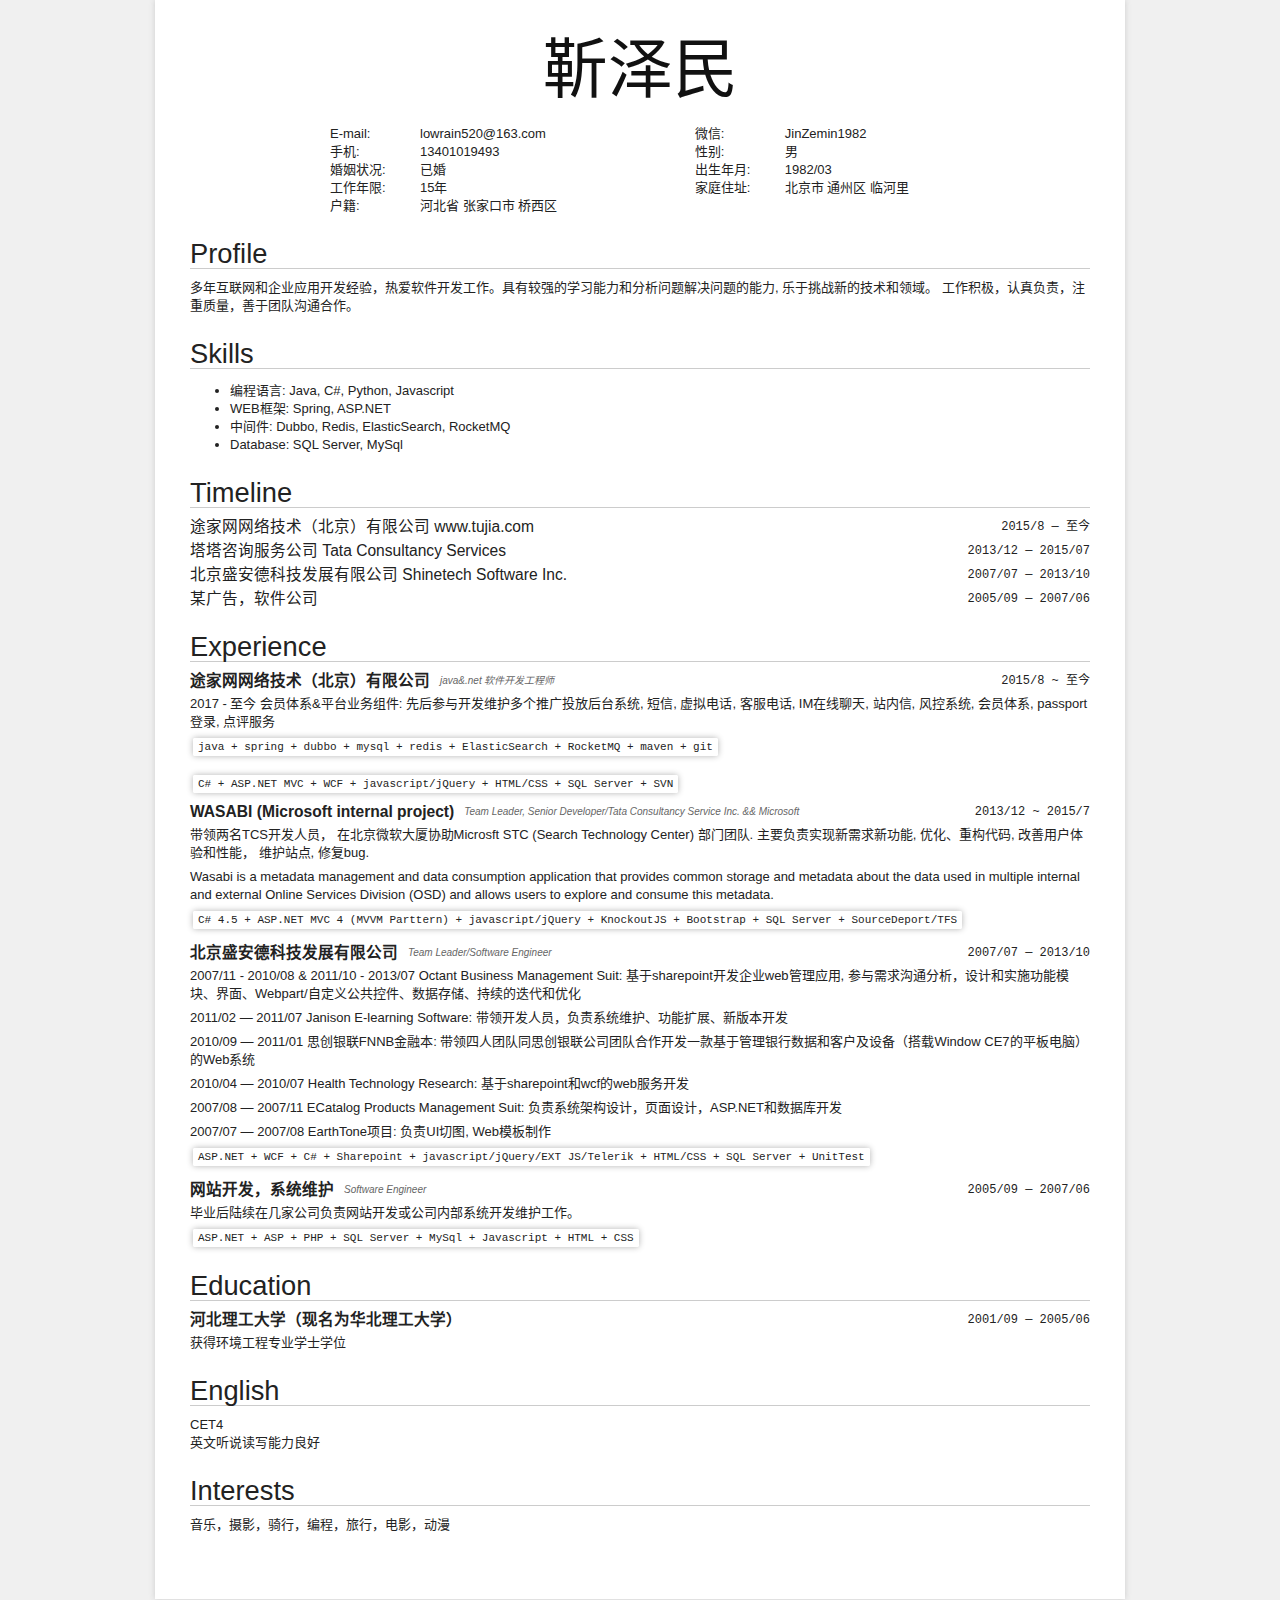
<file: cv_zh.html>
<!DOCTYPE html>
<html>
<head>
    <meta http-equiv="Content-Type" content="text/html; charset=UTF-8" />
    <meta http-equiv="Content-Language" content="zh-CN" />
    <meta name="description" content="靳泽民, Jin Zemin, Zemin Jin, resume, CV, 简历">
    <meta name="keywords" content="靳泽民, Jin Zemin, Zemin Jin, resume, CV, 靳泽民，简历">
    <meta name="robots" content="all">
    <title>简历 - 靳泽民</title>
    <link href="stylesheets/cvstyle.css" rel="stylesheet" type="text/css" />
    <style type="text/css">
        body {
            font-family: Helvetica, Arial, SimHei, “黑体”;
            font-size: 13px;
        }
        @media print{
            body {
                font-size: 14px;
            }
        }
    </style>
</head>
<body>
<!--[if lte IE 7]>
<script src="http://html5shim.googlecode.com/svn/trunk/html5.js"></script>
<script src="javascripts/letskillie6.zh_CN.pack.js"></script>
<![endif]-->

<div id="main">
<h1 id="title">靳泽民</h1>
<div class="basic-info section">
    <p class="email"><label>E-mail:</label> <span class="value">lowrain520@163.com</span></p>
    <p class="msn"><label>微信:</label> <span class="value">JinZemin1982</span></p>
    <p class="phone"><label>手机:</label> <span class="value">13401019493</span></p>
    <p class="gender"><label>性别:</label> <span class="value">男</span>
    <p class="marital"><label>婚姻状况:</label> <span class="value">已婚</span>
    <p class="birth"><label>出生年月:</label> <span class="value">1982/03</span>
    <p class="experience"><label>工作年限:</label> <span class="value">15年</span>
    <p class="address"><label>家庭住址:</label> <span class="value">北京市 通州区 临河里</span></p>
    <p class="census"><label>户籍:</label> <span class="value">河北省 张家口市 桥西区</span></p>
    <div class="clear"> </div>
</div>

<!-- basic-info //-->
<div class="section section-profile">
    <h2 class="title">Profile</h2>
    <div class="set">
        <div class="item">
                <span class="info">
                    多年互联网和企业应用开发经验，热爱软件开发工作。具有较强的学习能力和分析问题解决问题的能力, 乐于挑战新的技术和领域。
                    工作积极，认真负责，注重质量，善于团队沟通合作。</p>
                </span>
        </div>
    </div>
</div>

<div class="section section-skill">
    <h2 class="title">Skills</h2>
    <div class="set">
        <div class="item">
                <span class="info">
                    <ul>
                        <li>编程语言: Java, C#, Python, Javascript</li>
                        <li>WEB框架: Spring, ASP.NET</li>
                        <li>中间件: Dubbo, Redis, ElasticSearch, RocketMQ</li>
						<li>Database: SQL Server, MySql</li>
                    </ul>
                </span>
        </div>
    </div>
</div>

<div class="section section-timeline">
    <h2 class="title">Timeline</h2>
    <div class="set">
		<div class="item">
            <h3>
                <span class="company l">途家网网络技术（北京）有限公司 www.tujia.com</span>
                <span class="date r">2015/8 &mdash; 至今</span>
            </h3>
            <span class="clear"> </span>
        </div>
		
        <div class="item">
            <h3>
                <span class="company l">塔塔咨询服务公司 Tata Consultancy Services</span>
                <span class="date r">2013/12 &mdash; 2015/07</span>
            </h3>
            <span class="clear"> </span>
        </div>

        <div class="item">
            <h3>
                <span class="company l">北京盛安德科技发展有限公司 Shinetech Software Inc.</span>
                <span class="date r">2007/07 &mdash; 2013/10</span>
            </h3>
            <span class="clear"> </span>
        </div>

        <div class="item">
            <h3>
                <span class="company l">某广告，软件公司</span>
                <span class="date r">2005/09 &mdash; 2007/06</span>
            </h3>
            <span class="clear"> </span>
        </div>
    </div>
</div>

<div class="section section-work">
    <h2 class="title">Experience</h2>
    <div class="set">
		<div class=item"">
			<h3>
				<span class="project l">途家网网络技术（北京）有限公司</span>
				<span class="job_title l">java&.net 软件开发工程师</span>
				<span class="date r">2015/8 ~ 至今</span>
			</h3>
			<span class="clear"> </span>
			<span class="info">
                <p>2017 - 至今 会员体系&平台业务组件: 先后参与开发维护多个推广投放后台系统, 短信, 虚拟电话, 客服电话, IM在线聊天, 站内信, 风控系统, 会员体系, passport登录, 点评服务</p>
                <code>java + spring + dubbo + mysql + redis + ElasticSearch + RocketMQ + maven + git</code>
                <span class="clear"> </span>
                <br/>
				<code>C# + ASP.NET MVC + WCF + javascript/jQuery + HTML/CSS + SQL Server + SVN</code>
			</span>
		</div>
		
        <div class="item">
            <h3>
                <span class="project l">WASABI (Microsoft internal project)</span>
                <span class="job_title l">Team Leader, Senior Developer/Tata Consultancy Service Inc. && Microsoft</span>
                <span class="date r">2013/12 ~ 2015/7</span>
            </h3>
                <span class="clear"> </span>
                <span class="info">
                    <p>带领两名TCS开发人员， 在北京微软大厦协助Microsft STC (Search Technology Center) 部门团队. 主要负责实现新需求新功能, 优化、重构代码, 改善用户体验和性能， 维护站点, 修复bug.</p>
                    <p>Wasabi is a metadata management and data consumption application that provides common storage and metadata about the data used in multiple internal and external Online Services Division (OSD) and allows users to explore and consume this metadata.</p>
                    <code>C# 4.5 + ASP.NET MVC 4 (MVVM Parttern) + javascript/jQuery + KnockoutJS + Bootstrap + SQL Server + SourceDeport/TFS</code>
                </span>
                <span class="clear"> </span>
        </div>

        <div class="item">
            <h3>
                <span class="project l">北京盛安德科技发展有限公司</span>
                <span class="job_title l">Team Leader/Software Engineer</span>
                <span class="date r">2007/07 &mdash; 2013/10</span>
            </h3>
            <span class="clear"> </span>
                <span class="info">
                    <p>2007/11 - 2010/08 & 2011/10 - 2013/07 Octant Business Management Suit: 基于sharepoint开发企业web管理应用, 参与需求沟通分析，设计和实施功能模块、界面、Webpart/自定义公共控件、数据存储、持续的迭代和优化</p>
                    <p>2011/02 &mdash; 2011/07 Janison E-learning Software: 带领开发人员，负责系统维护、功能扩展、新版本开发</p>
                    <p>2010/09 &mdash; 2011/01 思创银联FNNB金融本: 带领四人团队同思创银联公司团队合作开发一款基于管理银行数据和客户及设备（搭载Window CE7的平板电脑）的Web系统</p>
                    <p>2010/04 &mdash; 2010/07 Health Technology Research: 基于sharepoint和wcf的web服务开发</p>
                    <p>2007/08 &mdash; 2007/11 ECatalog Products Management Suit: 负责系统架构设计，页面设计，ASP.NET和数据库开发</p>
                    <p>2007/07 &mdash; 2007/08 EarthTone项目: 负责UI切图, Web模板制作</p>
                    <code>ASP.NET + WCF + C# + Sharepoint + javascript/jQuery/EXT JS/Telerik + HTML/CSS + SQL Server + UnitTest</code>
                </span>
            <span class="clear"> </span>
        </div>

<!--        <div class="item">-->
<!--            <h3>-->
<!--                <span class="project l">Janison E-learning Software</span>-->
<!--                <span class="job_title l">Software Engineer/Shinetech Inc.</span>-->
<!--                <span class="date r">2011/02 &mdash; 2011/07</span>-->
<!--            </h3>-->
<!--            <span class="clear"> </span>-->
<!--                <span class="info">-->
<!--                    <p>Janison是一家澳大利亚公司，专门提供创新的、优质的、以用户为中心的电子化培训解决方案。主要参与了该客户的两个子项目，客户对技术和代码质量要求较高。</p>-->
<!--                    <p>Deloitte Academy System: 带领另一位开发人员，负责系统维护、功能扩展、新版本开发。</p>-->
<!--                    <code>ASP.NET + VB + SQL Server + Web Service + jQuery + ComponentArt AJAX controls</code><br /><br />-->
<!--                    <p>Player by Rule &amp; JService: 同Janison本部技术人员合作，对Janison的核心类库“JService”进行更新升级。数据访问层采用了EntityFramwork + Autfac。同时，为另一个名为"Play by Rule"的系统创建WCF模块，该系统是MVC 3.0框架并基于JService所开发。工作涉及到大量业务逻辑和技术分析，需要同Janison团队进行频繁沟通，以开发出更加强大的产品。</p>-->
<!--                    <code>ASP.NET + C# + SQL Server + WCF + EntityFramework + UnitTest + Ioc by Autofac + jQuery + Telerik</code>-->
<!--                </span>-->
<!--            <span class="clear"> </span>-->
<!--        </div>-->

<!--        <div class="item">-->
<!--            <h3>-->
<!--                <span class="project l">思创银联FNNB金融本二期，SERV项目组</span>-->
<!--                <span class="job_title l">Team Leader, Software Engineer/Shinetech Inc.</span>-->
<!--                <span class="date r">2010/09 &mdash; 2011/01</span>-->
<!--            </h3>-->
<!--            <span class="clear"> </span>-->
<!--                <span class="info">-->
<!--                    <p>带领四人团队同思创银联公司团队合作开发一个用于管理银行数据和客户及设备（搭载Window CE7的平板电脑）的Web系统。基于ASP.NET MVC 2.0框架，UI采用EXT JS + AJAX，持久化层和domain model层结合了Nhibernate + Sql Server + WCF，同时系统加入了必要的单元测试已保证质量。</p>-->
<!--                    <code>C# + MVC + SQL Server + WCF + NHibernate + javascript + EXT JS + Ioc by .Net Unity</code>-->
<!--                </span>-->
<!--            <span class="clear"> </span>-->
<!--        </div>-->

<!--        <div class="item">-->
<!--            <h3>-->
<!--                <span class="project l">Health Technology Research</span>-->
<!--                <span class="job_title l">Software Engineer/Shinetech Inc.</span>-->
<!--                <span class="date r">2010/04 &mdash; 2010/07</span>-->
<!--            </h3>-->
<!--            <span class="clear"> </span>-->
<!--                <span class="info">-->
<!--                    <p>该项目包括四个主要部分：WCF信息传输系统，ASP.NET web站点，Sharepoint站点以及MS CRM服务器。Web站点整合Sharepoint并且将CRM系统作为数据中心。信息传输系统为一个SOA系统，用于encrypt/decrypt，sign/verify以及在多设备间传输数据。该系统为用户展示服务和产品，提供了数据检索和客户关系维护的功能。</P>-->
<!--                    <p>负责搭建HTR web站点以及Sharepoint站点；将Sharepoint用户管理系统和CRM数据整合到HTR站点；根据客户需求，与另一名开发人员共同研究并部署WCF数据传输系统。</P>-->
<!--                    <code>ASP.NET + Sharepoint + CRM + SQL Server + WCF</code>-->
<!--                </span>-->
<!--            <span class="clear"> </span>-->
<!--        </div>-->

<!--        <div class="item">-->
<!--            <h3>-->
<!--                <span class="project l">ECatalog Products Management Suit</span>-->
<!--                <span class="job_title l">Software Engineer/Shinetech Inc.</span>-->
<!--                <span class="date r">2007/08 &mdash; 2007/11</span>-->
<!--            </h3>-->
<!--            <span class="clear"> </span>-->
<!--                <span class="info">-->
<!--                    <p>产品管理系统，用户通过这个系统高效地查找浏览所有类别下的产品。涉及到很多复杂业务逻辑和数据操作。负责系统架构设计，页面设计，ASP.NET和数据库开发。</p>-->
<!--                    <code>ASP.NET + SQL Server + Javascript + HTML + CSS</code>-->
<!--                </span>-->
<!--            <span class="clear"> </span>-->
<!--        </div>-->

<!--        <div class="item">-->
<!--            <h3>-->
<!--                <span class="project l">EarthTone</span>-->
<!--                <span class="job_title l">Software Engineer/Shinetech Inc.</span>-->
<!--                <span class="date r">2007/07 &mdash; 2007/08</span>-->
<!--            </h3>-->
<!--            <span class="clear"> </span>-->
<!--                <span class="info">-->
<!--                    <p>在项目中负责运用DIV布局+CSS方式创建web模板页。确保所有静态页面严格符合web 2.0标准并且易于集成到ASP.NET系统。</P>-->
<!--                    <code>Dreamweaver + Fireworks + ASP.NET + HTML + CSS</code>-->
<!--                </span>-->
<!--            <span class="clear"> </span>-->
<!--        </div>-->

        <div class="item">
            <h3>
                <span class="company l">网站开发，系统维护</span>
                <span class="job_title l">Software Engineer</span>
                <span class="date r">2005/09 &mdash; 2007/06</span>
            </h3>
            <span class="clear"> </span>
                <span class="info">
                    <p>毕业后陆续在几家公司负责网站开发或公司内部系统开发维护工作。</p>
                    <code>ASP.NET + ASP + PHP + SQL Server + MySql + Javascript + HTML + CSS</code>
                </span>
            <span class="clear"> </span>
        </div>
    </div>
</div>

<div class="section section-education">
    <h2 class="title">Education</h2>
    <div class="set">
        <div class="item">
            <h3>
                <span class="school l">河北理工大学（现名为华北理工大学）</span>
                <span class="date r">2001/09 &mdash; 2005/06</span>
            </h3>
            <span class="clear"> </span>
            <span class="info">获得环境工程专业学士学位</span>
            <span class="clear"> </span>
        </div>
    </div>
</div>

<div class="section section-english">
    <h2 class="title">English</h2>
    <div class="set">
        <div class="item">
            <span class="info">CET4<br />英文听说读写能力良好</span>
        </div>
    </div>
</div>

<div class="section section-interests">
    <h2 class="title">Interests</h2>
    <div class="set">
        <div class="item">
            <span class="info">音乐，摄影，骑行，编程，旅行，电影，动漫</span>
        </div>
    </div>
</div>
</div>
</body>
</html>
</file>
<file: stylesheets/cvstyle.css>
body {
    background: #f0f0f0;
    margin: 0;
    padding: 0;
    font-family: Helvetica, Arial;
    line-height: 18px;
    font-size: 12px;
    color: #222;
}
h1, h2, h3, h4 {
    margin: 0 0 10px 0;
    padding: 0;
    font-weight: normal;
}
h1 {
    font-size: 500%;
}
h2 {
    font-size: 210%;
}
h3 {
    font-size: 120%;
    font-weight: bold;
}
p {
    margin: 0 0 6px 0;
}
code {
    width: 100%;
    color: #222;
    background-color: #fff;
    font-family: "Bitstream Vera Sans Mono", "Lucida Console", Terminal, monospace;
    border-radius: 2px;
    font-size: 11px;
    -moz-border-radius: 2px;
    -webkit-border-radius: 2px;
    padding: 3px 5px;
    margin: 0 3px;
    box-shadow: 0 0 6px rgba(0,0,0,0.3);
}
/* ________________________________________________________ */
.clear {
    clear: both;
}
#main {
    background: #fff;
    width: 900px;
    padding: 35px;
    margin: 0 auto 15px auto;
    overflow: hidden;
    box-shadow: 0 0 6px #ccc;
}
#title {
    margin: 0px 0 20px 0;
    line-height: 70px;
    text-align: center;
    color: #111;
}
#credit {
    margin-bottom: 20px;
    font-size: 11px;
    color: #999;
    text-align: center;
}
#credit a {
    color: #999;
}
p label {
    float: left;
    width: 80px;
    margin-right: 10px;
}
p label span.colon {
    float: right;
}
p span.value {
    float: left;
    width: 70%;
    display: block;
}
.section {
    margin-bottom: 30px;
    padding-bttom: 20px;
}

.item {
    margin: 0 0 15px 0;
}
.basic-info {
    padding: 0px 0 0px 140px;

}
.basic-info p {
    float: left;
    width: 48%;
    margin: 0 0 0px 0;
}
.basic-info p.full {
    width: 100%;
    float: none;
}
.basic-info .r {
    float: right;
}
/* education _____________________________ */
.section .title {
    border-bottom: 1px solid #ccc;
    padding-bottom: 5px;
}
.section span {
    display: block;
}
.section h3 span.l {
    margin-right: 10px;
    float: left;
}
.section span.r {
    float: right;
    text-align: right;
}
.section-work .job_title {
    display: block;
    font-style: italic;
    font-weight: normal;
    font-size: 10px;
    color: #666;
}
.section .date {
    font-weight: normal;
    font-size: 12px;
    font-family: "Bitstream Vera Sans Mono", "Lucida Console", Terminal, monospace;
}
.section .info {
    margin: 5px 0 0 0;
}
.section-timeline h3 {
    font-size: 120%;
    margin: 5px 0 5px 0;
    font-weight: normal;
}
.section-timeline .item {
    margin-bottom:6px;
}
/* ___ photo ___ */
#photo {
    width: 160px;
    height: 200px;
    overflow: hidden;
    float: left;
    margin-top: 12px;
    border-radius: 4px;
}
#photo img {
    width: 100%;
    height: auto;
}
.header.photo {
    margin-left: 190px;
}
.header.photo #title {
    text-align: left;
}
.header.photo .basic-info {
    float: none;
    padding: 0;
}
@media screen and (max-width: 800px) {
    body {
        background: #fff;
    }
    #main {
        box-shadow: none;
        padding: 0;
        padding: 5px;
    }
}
@media print{
    body {
        background: #fff;
        line-height: 18px;
        font-size: 13px;
    }
    #main {
        width: 750px;
        padding: 0px 30px;
        margin: 0;
        box-shadow: 0 0 0px #fff;
    }
    h1, h2, h3, h4 {
        margin: 0 0 10px 0;
    }
    h1 {
        font-size: 350%;
    }
    h2 {
        font-size: 160%;
    }
    h3 {
        font-size: 100%;
        font-weight: bold;
    }
    code {
        font-size: 11px;
    }
    .section-timeline h3 {
        font-size: 110%;
    }
    .basic-info {
        padding: 0px 0 0px 80px;
    }
    p span.value {
        width: 60%;
    }
    code {
        border: 1px solid #999;
    }
    .section .title {
        border-bottom: 1px solid #333;
    }
}
</file>
